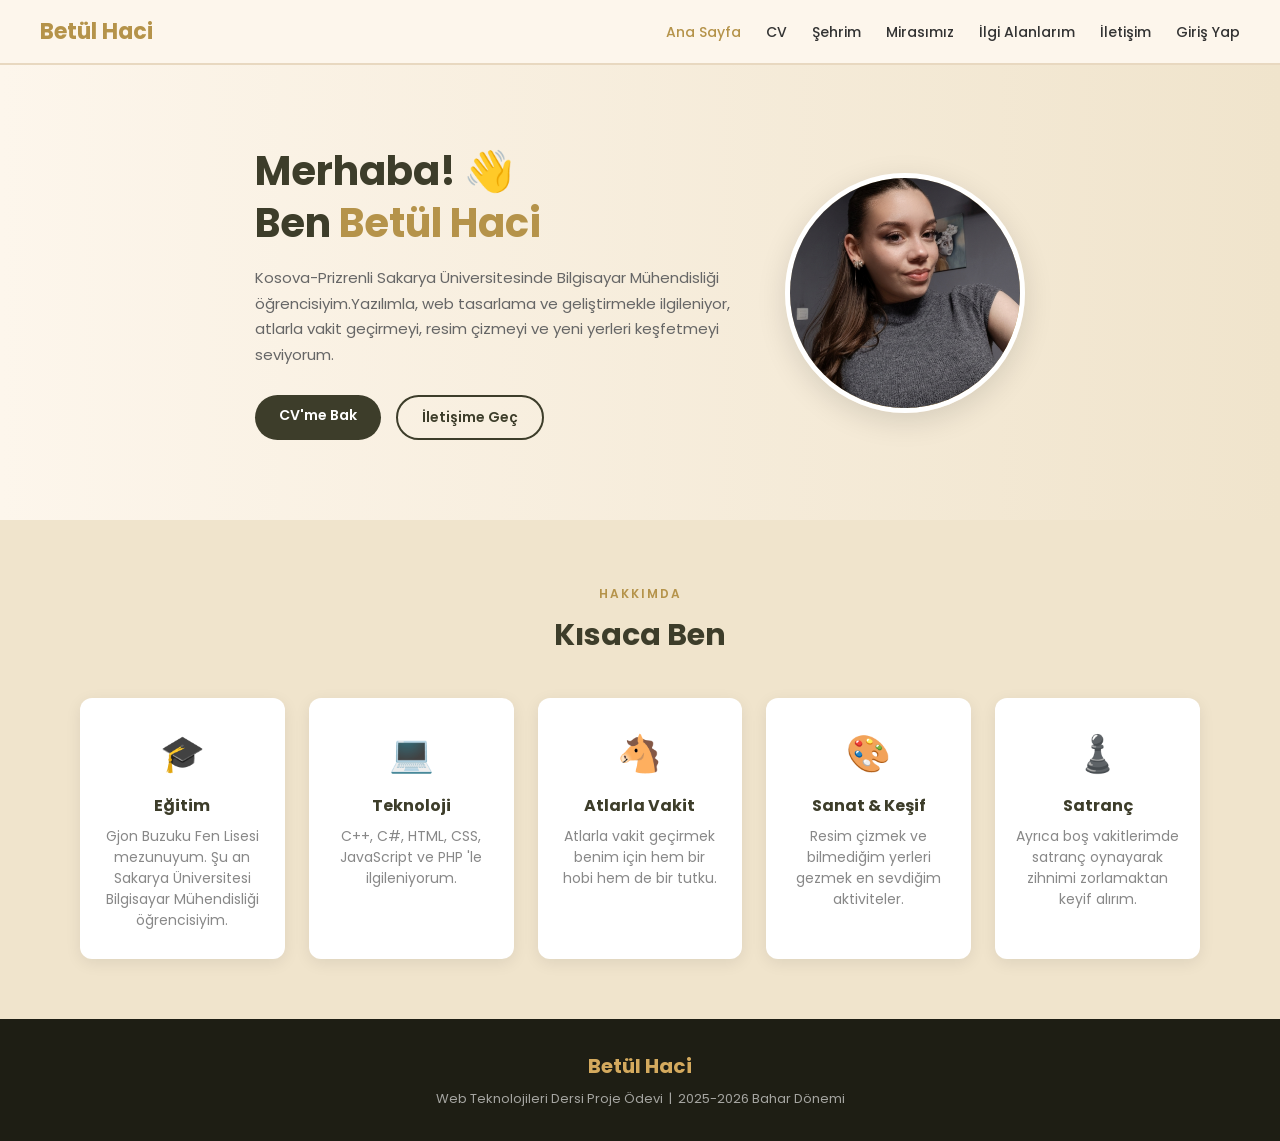
<file: index.html>
<!DOCTYPE html>
<html lang="tr">

<head>
    <!-- Karakter seti ve responsive ayarları -->
    <meta charset="UTF-8">
    <meta name="viewport" content="width=device-width, initial-scale=1.0">
    <title>Betül Haci | Hakkımda</title>
    <!-- SEO için meta açıklaması -->
    <meta name="description" content="Betül Haci kişisel web sitesi – hakkımda sayfası.">
    <!-- Harici CSS dosyasını bağla -->
    <link rel="stylesheet" href="css/style.css">
</head>

<body>

    <header>
        <!-- Logo Alanı -->
        <div class="logo">Betül Haci</div>
        
        <!-- Mobil Menü Butonu (Hamburger) -->
        <button class="hamburger" id="hamburgerBtn" aria-label="Menüyü aç">
            <span></span>
            <span></span>
            <span></span>
        </button>
        
        <!-- Ana Navigasyon Menüsü -->
        <nav id="mainNav">
            <ul>
                <li><a href="index.html" class="active">Ana Sayfa</a></li>
                <li><a href="cv.html">CV</a></li>
                <li><a href="sehir.html">Şehrim</a></li>
                <li><a href="miras.html">Mirasımız</a></li>
                <li><a href="ilgi.html">İlgi Alanlarım</a></li>
                <li><a href="iletisim.html">İletişim</a></li>
                <li><a href="login.html">Giriş Yap</a></li>
            </ul>
        </nav>
    </header>

    <!-- HERO BÖLÜMÜ (Karşılama Alanı) -->
    <section class="hero">
        <div class="hero-text">
            <h1>Merhaba! 👋<br>Ben <span>Betül Haci</span></h1>
            <p>Kosova-Prizrenli Sakarya Üniversitesinde Bilgisayar Mühendisliği öğrencisiyim.Yazılımla, web tasarlama ve geliştirmekle 
                ilgileniyor, atlarla vakit geçirmeyi, resim çizmeyi ve yeni yerleri keşfetmeyi seviyorum.</p>
            <div class="hero-btns">
                <a href="cv.html" class="btn btn-dark">CV'me Bak</a>
                <a href="iletisim.html" class="btn btn-outline">İletişime Geç</a>
            </div>
        </div>
        <!-- Profil Resmi Alanı -->
        <div class="hero-img"><img src="images/image1.jpeg" alt="Betül Haci"></div>
    </section>

    <!-- HAKKIMDA BÖLÜMÜ (Bilgi Kartları) -->
    <section class="section section-alt">
        <div class="section-title">
            <span>Hakkımda</span>
            <h2>Kısaca Ben</h2>
        </div>
        <div class="card-grid">
            <!-- Eğitim Bilgisi -->
            <div class="card">
                <div class="card-icon">🎓</div>
                <h3>Eğitim</h3>
                <p>Gjon Buzuku Fen Lisesi mezunuyum. Şu an Sakarya Üniversitesi Bilgisayar Mühendisliği öğrencisiyim.
                </p>
            </div>
            <!-- Teknoloji Bilgisi -->
            <div class="card">
                <div class="card-icon">💻</div>
                <h3>Teknoloji</h3>
                <p>C++, C#, HTML, CSS, JavaScript ve PHP 'le ilgileniyorum.</p>
            </div>
            <!-- Atlar - Hobiler -->
            <div class="card">
                <div class="card-icon">🐴</div>
                <h3>Atlarla Vakit</h3>
                <p>Atlarla vakit geçirmek benim için hem bir hobi hem de bir tutku.</p>
            </div>
            <!-- Sanat - Hobiler -->
            <div class="card">
                <div class="card-icon">🎨</div>
                <h3>Sanat & Keşif</h3>
                <p>Resim çizmek ve bilmediğim yerleri gezmek en sevdiğim aktiviteler.</p>
            </div>
            <!-- Satranç - Hobiler -->
            <div class="card">
                <div class="card-icon">♟️</div>
                <h3>Satranç</h3>
                <p>Ayrıca boş vakitlerimde satranç oynayarak zihnimi zorlamaktan keyif alırım.</p>
            </div>
        </div>
    </section>

    <!-- ALT BİLGİ (Footer) -->
    <footer>
        <div class="footer-logo">Betül Haci</div>
        <p>Web Teknolojileri Dersi Proje Ödevi &nbsp;|&nbsp; 2025-2026 Bahar Dönemi</p>
    </footer>

    <!-- Harici JavaScript dosyasını bağla -->
    <script src="js/script.js"></script>
</body>

</html>
</file>
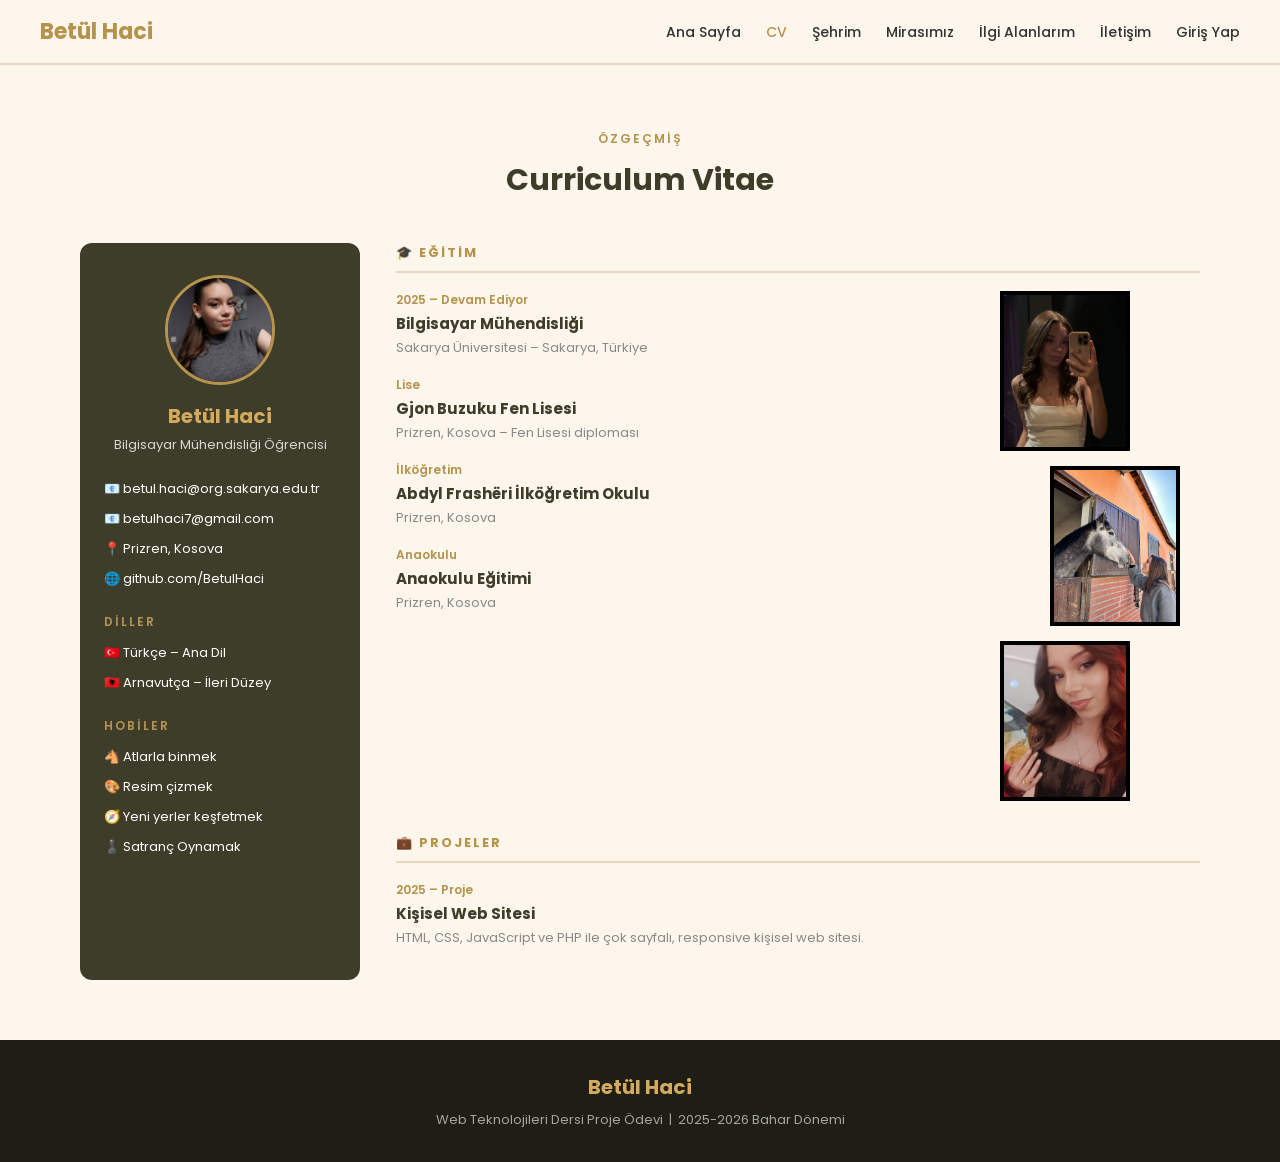
<file: cv.html>
<!DOCTYPE html>
<html lang="tr">
<head>
  <meta charset="UTF-8">
  <meta name="viewport" content="width=device-width, initial-scale=1.0">
  <title>Betül Haci | CV</title>
  <meta name="description" content="Betül Haci özgeçmiş sayfası – Prizren, Kosova.">
  <link rel="stylesheet" href="css/style.css">
</head>
<body>

  <header>
    <div class="logo">Betül Haci</div>
     <button class="hamburger" id="hamburgerBtn" aria-label="Menüyü aç">
      <span></span>
      <span></span>
      <span></span>
    </button>
    <nav id="mainNav">
      <ul>
        <li><a href="index.html">Ana Sayfa</a></li>
        <li><a href="cv.html" class="active">CV</a></li>
        <li><a href="sehir.html">Şehrim</a></li>
        <li><a href="miras.html">Mirasımız</a></li>
        <li><a href="ilgi.html">İlgi Alanlarım</a></li>
        <li><a href="iletisim.html">İletişim</a></li>
        <li><a href="login.html">Giriş Yap</a></li>
      </ul>
    </nav>
  </header>

  <section class="section">
    <div class="section-title">
      <span>Özgeçmiş</span>
      <h2>Curriculum Vitae</h2>
    </div>

    <div class="cv-layout">

      <!-- SOL PANEL -->
      <aside class="cv-sidebar">
        <div class="cv-avatar">
          <img src="images/image1.jpeg" alt="Betül Haci">
        </div>
        <h2>Betül Haci</h2>
        <p>Bilgisayar Mühendisliği Öğrencisi</p>

        <div class="cv-contact">
          <div class="cv-contact-item">📧 betul.haci@org.sakarya.edu.tr</div>
          <div class="cv-contact-item">📧 betulhaci7@gmail.com</div>
          <div class="cv-contact-item">📍 Prizren, Kosova</div>
          <div class="cv-contact-item">🌐 github.com/BetulHaci</div>
        </div>

        <!-- DİLLER -->
        <div style="margin-top:24px; text-align:left;">
          <p style="font-size:12px; color:#d4aa5e; letter-spacing:2px; text-transform:uppercase; margin-bottom:12px; font-weight:600;">Diller</p>
          <div class="cv-contact-item">🇹🇷 Türkçe – Ana Dil</div>
          <div class="cv-contact-item">🇦🇱 Arnavutça – İleri Düzey</div>
        </div>

        <!-- HOBİLER -->
        <div style="margin-top:24px; text-align:left;">
          <p style="font-size:12px; color:#d4aa5e; letter-spacing:2px; text-transform:uppercase; margin-bottom:12px; font-weight:600;">Hobiler</p>
          <div class="cv-contact-item">🐴 Atlarla binmek</div>
          <div class="cv-contact-item">🎨 Resim çizmek</div>
          <div class="cv-contact-item">🧭 Yeni yerler keşfetmek</div>
          <div class="cv-contact-item">♟️ Satranç Oynamak</div>
        </div>
      </aside>

      <!-- SAĞ PANEL -->
      <main>

        <!-- EĞİTİM -->
        <div class="cv-section">
          <h3>🎓 EĞİTİM</h3>

          <div class="education-container" style="display: flex; justify-content: space-between; align-items: flex-start;">
            <div class="edu-left" style="flex: 1;">
              <div class="cv-item">
                <div class="date">2025 – Devam Ediyor</div>
                <h4>Bilgisayar Mühendisliği</h4>
                <p>Sakarya Üniversitesi – Sakarya, Türkiye</p>
              </div>

              <div class="cv-item">
                <div class="date">Lise</div>
                <h4>Gjon Buzuku Fen Lisesi</h4>
                <p>Prizren, Kosova – Fen Lisesi diploması</p>
              </div>

              <div class="cv-item">
                <div class="date">İlköğretim</div>
                <h4>Abdyl Frashëri İlköğretim Okulu</h4>
                <p>Prizren, Kosova</p>
              </div>

              <div class="cv-item">
                <div class="date">Anaokulu</div>
                <h4>Anaokulu Eğitimi</h4>
                <p>Prizren, Kosova</p>
              </div>
            </div>

            <!-- FOTOĞRAF KOLAJI -->
            <div class="edu-right" style="display: flex; flex-direction: column; gap: 15px; margin-right: 20px;">
              <img src="images/image7.jpeg" alt="Fotoğraf 1" style="width: 130px; height: 160px; object-fit: cover; border: 4px solid #000; align-self: flex-start;">
              <img src="images/image2.jpeg" alt="Fotoğraf 2" style="width: 130px; height: 160px; object-fit: cover; border: 4px solid #000; align-self: flex-end; margin-left: 50px;">
              <img src="images/image8.jpeg" alt="Fotoğraf 3" style="width: 130px; height: 160px; object-fit: cover; border: 4px solid #000; align-self: flex-start;">
            </div>
          </div>
        </div>

        <!-- PROJELER -->
        <div class="cv-section">
          <h3>💼 PROJELER</h3>
          <div class="cv-item">
            <div class="date">2025 – Proje</div>
            <h4>Kişisel Web Sitesi</h4>
            <p>HTML, CSS, JavaScript ve PHP ile çok sayfalı, responsive kişisel web sitesi.</p>
          </div>
        </div>

      </main>
    </div>
  </section>

  <footer>
    <div class="footer-logo">Betül Haci</div>
    <p>Web Teknolojileri Dersi Proje Ödevi &nbsp;|&nbsp; 2025-2026 Bahar Dönemi</p>
  </footer>

  <script src="js/script.js"></script>
</body>
</html>
</file>
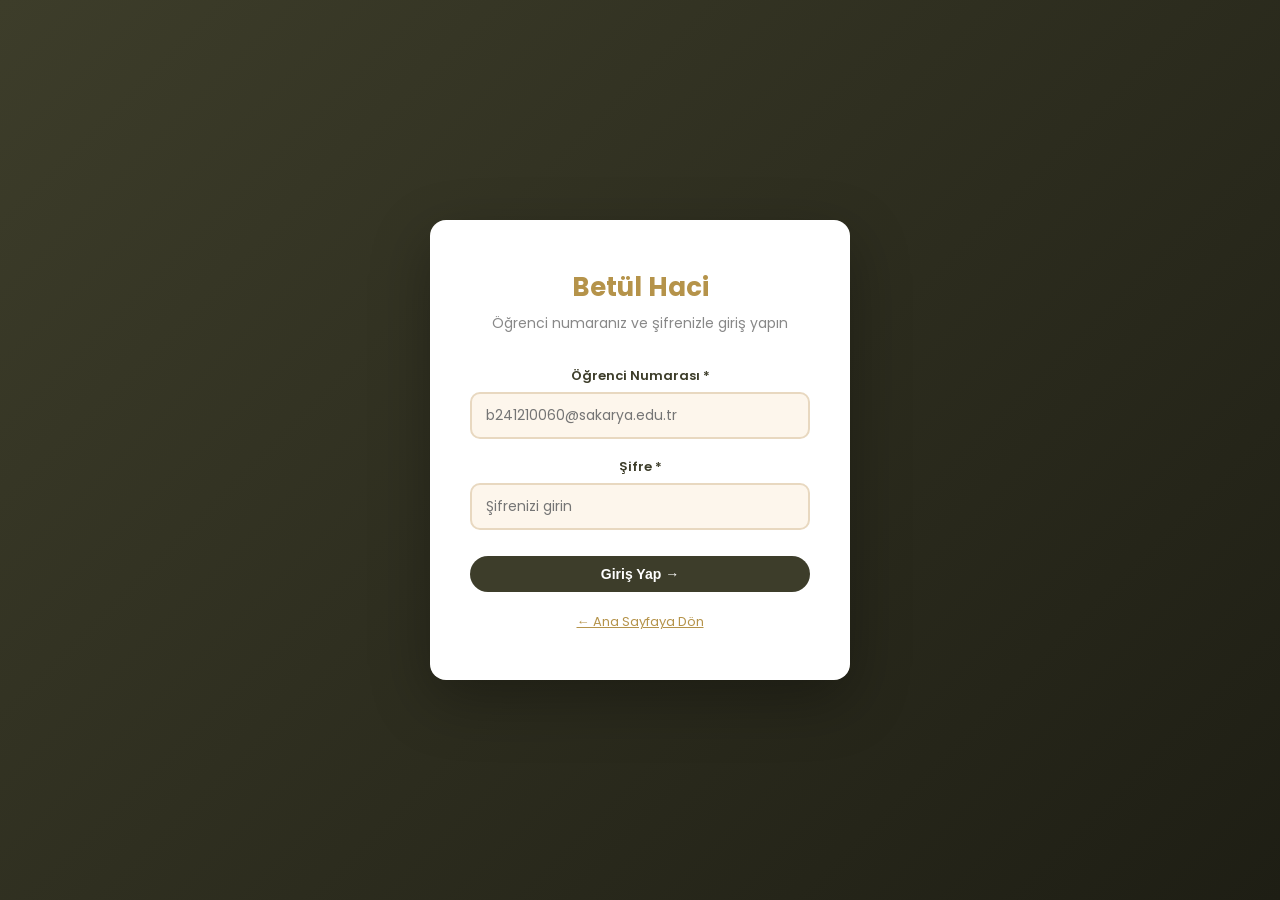
<file: login.html>
<!DOCTYPE html>
<html lang="tr">
<head>
  <meta charset="UTF-8">
  <meta name="viewport" content="width=device-width, initial-scale=1.0">
  <title>Betül Haci | Giriş Yap</title>
  <meta name="description" content="Güvenli giriş sayfası.">
  <link rel="stylesheet" href="css/style.css">
</head>
<body>

  <!-- Giriş Sayfası Ana Kapsayıcı -->
  <div class="login-page">
    <div class="login-box">
      <!-- Site Logosu -->
      <div class="logo">Betül Haci</div>
      <p class="subtitle">Öğrenci numaranız ve şifrenizle giriş yapın</p>

      <!-- Giriş Formu (php/login.php dosyasına POST edilir) -->
      <form id="loginForm" action="php/login.php" method="POST" novalidate>
        <!-- Kullanıcı Adı (Öğrenci No / Email) -->
        <div class="form-group">
          <label for="studentNo">Öğrenci Numarası *</label>
          <input type="text" id="studentNo" name="studentNo" placeholder="b241210060@sakarya.edu.tr">
          <!-- Hata Mesajı Alanı -->
          <span class="error-msg" id="studentNoErr">Geçerli bir öğrenci e-postası girin.</span>
        </div>

        <!-- Şifre -->
        <div class="form-group">
          <label for="password">Şifre *</label>
          <input type="password" id="password" name="password" placeholder="Şifrenizi girin">
          <!-- Hata Mesajı Alanı -->
          <span class="error-msg" id="passwordErr">Hatalı Şifre</span>
        </div>

        <!-- Gönder Butonu -->
        <button type="submit" class="btn btn-dark" style="width:100%; margin-top:8px;">
          Giriş Yap →
        </button>

        <!-- PHP'den dönen hataların gösterildiği kutu -->
        <div class="alert-box alert-error" id="loginError">
          ❌ Hatalı öğrenci numarası veya şifre!
        </div>
      </form>

      <!-- Geri Dön Linki -->
      <p style="margin-top:20px; font-size:13px; color:#888;">
        <a href="index.html" style="color:#b5934a;">← Ana Sayfaya Dön</a>
      </p>
    </div>
  </div>

  <!-- JavaScript Dosyası (Form doğrulaması için) -->
  <script src="js/script.js"></script>
</body>
</html>
</file>
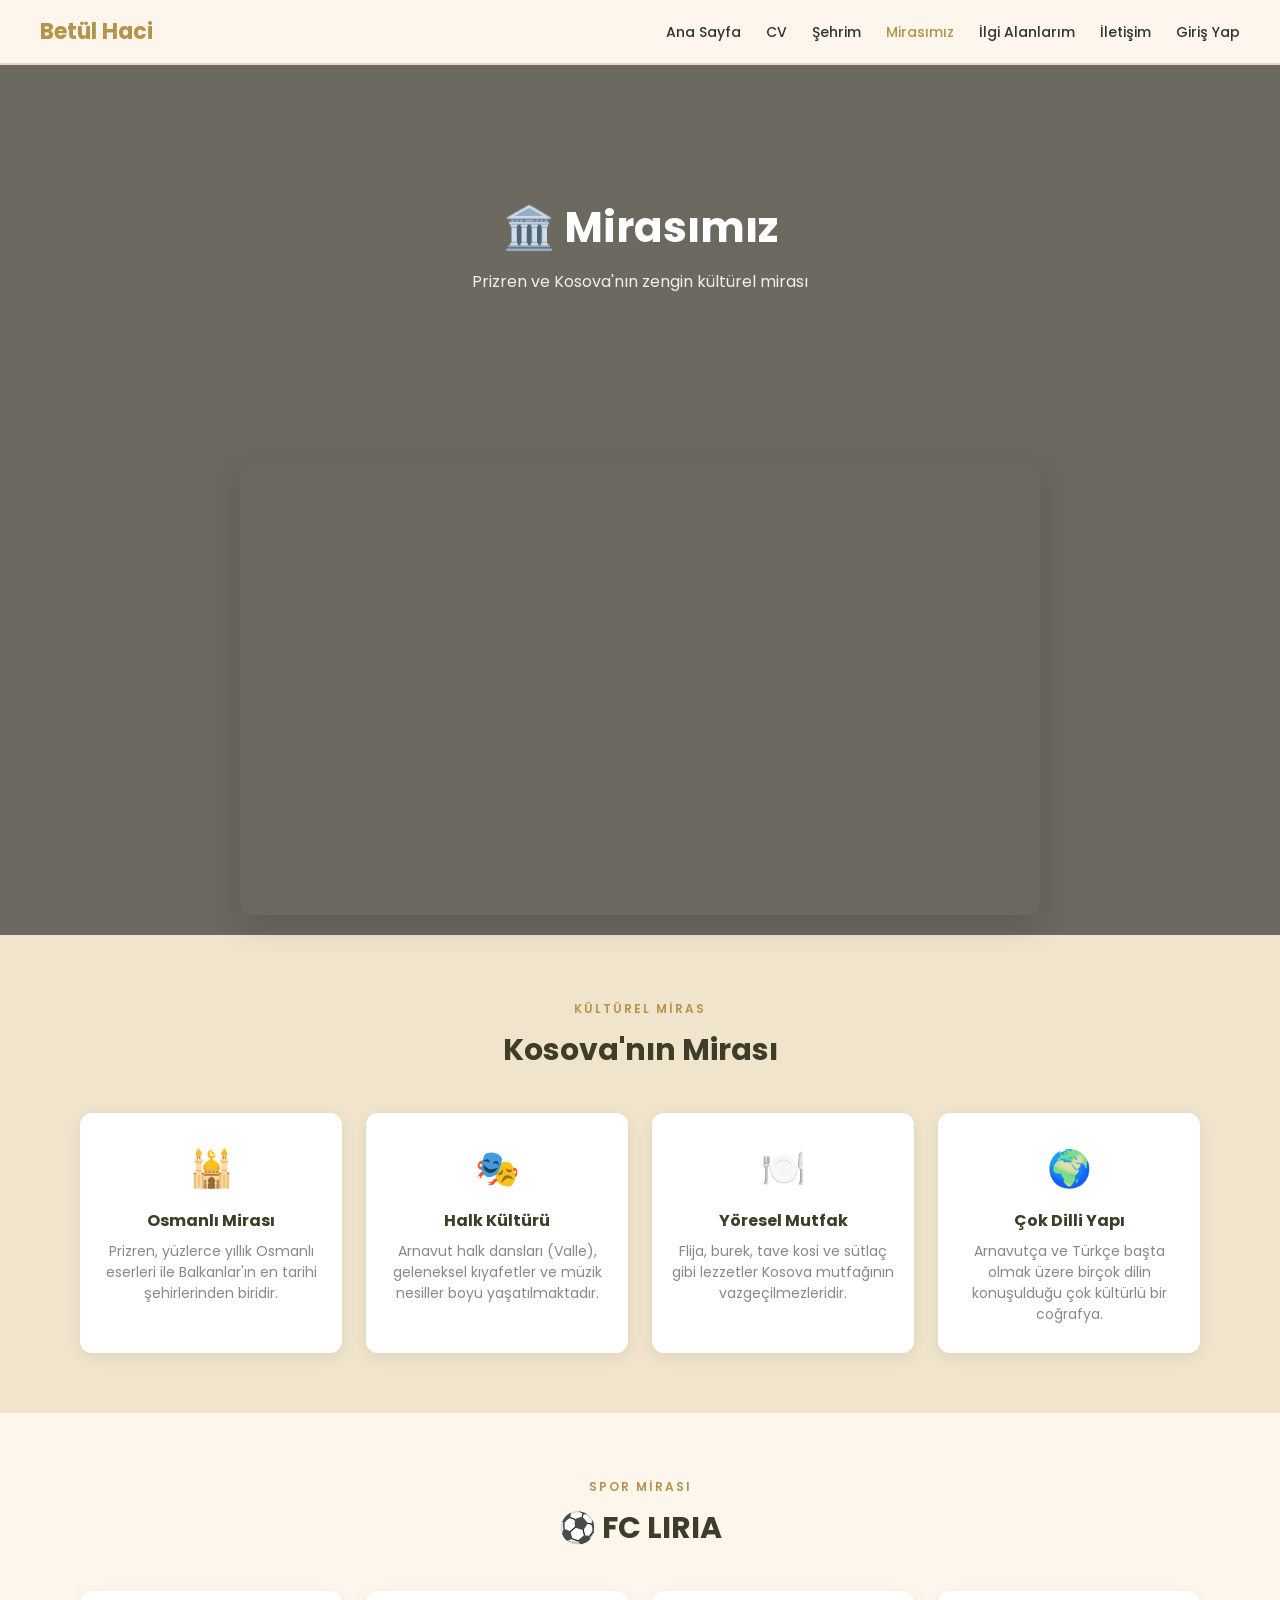
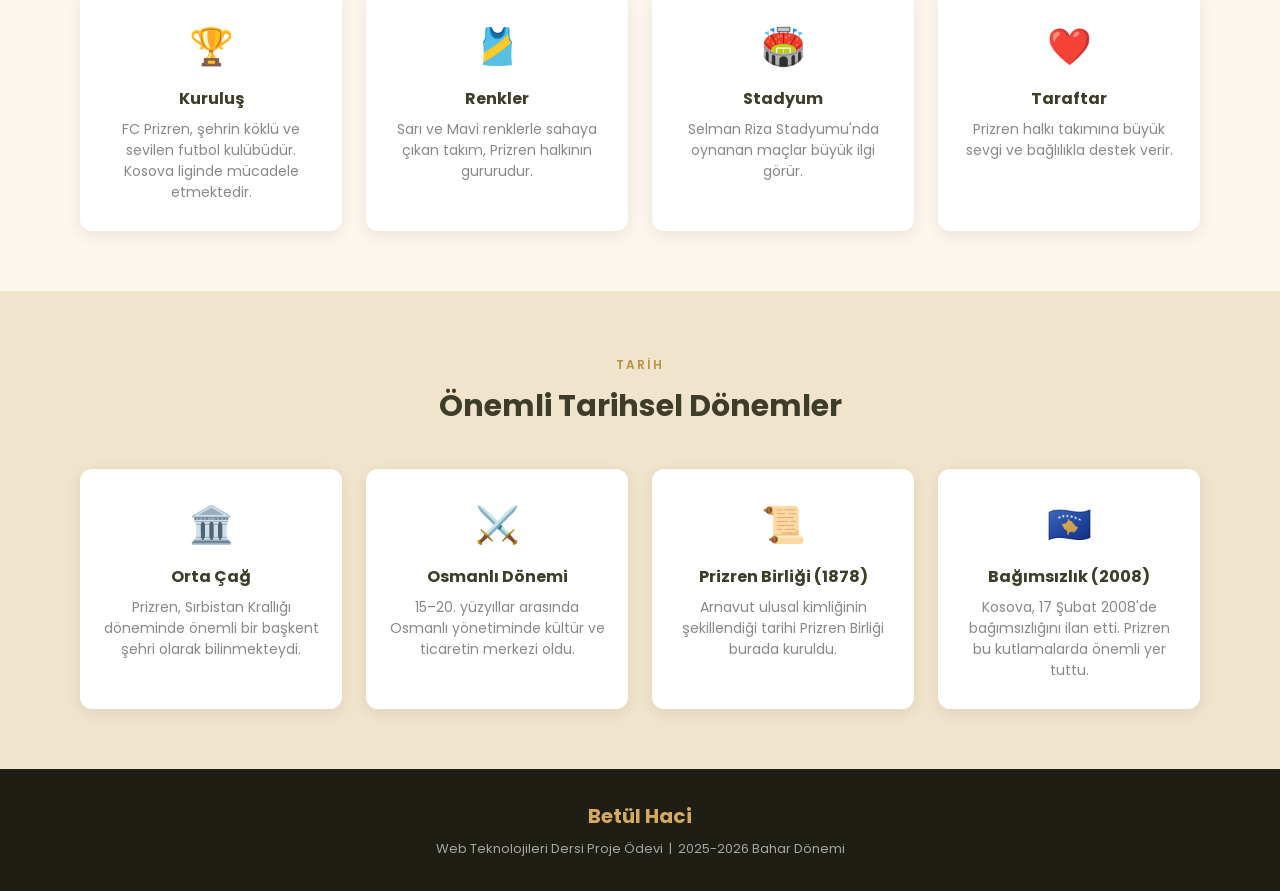
<file: miras.html>
<!DOCTYPE html>
<html lang="tr">
<head>
  <meta charset="UTF-8">
  <meta name="viewport" content="width=device-width, initial-scale=1.0">
  <title>Betül Haci | Mirasımız – Kosova Kültürü</title>
  <meta name="description" content="Kosova'nın kültürel mirası, gelenekleri ve tarihi hakkında bilgiler.">
  <link rel="stylesheet" href="css/style.css">
</head>
<body>

  <header>
    <div class="logo">Betül Haci</div>
    <button class="hamburger" id="hamburgerBtn" aria-label="Menüyü aç">
      <span></span>
      <span></span>
      <span></span>
    </button>
    <nav id="mainNav">
      <ul>
        <li><a href="index.html">Ana Sayfa</a></li>
        <li><a href="cv.html">CV</a></li>
        <li><a href="sehir.html">Şehrim</a></li>
        <li><a href="miras.html" class="active">Mirasımız</a></li>
        <li><a href="ilgi.html">İlgi Alanlarım</a></li>
        <li><a href="iletisim.html">İletişim</a></li>
        <li><a href="login.html">Giriş Yap</a></li>
      </ul>
    </nav>
  </header>

  <!-- BANNER -->
  <section class="page-banner" style="background: linear-gradient(rgba(30,30,20,0.65), rgba(30,30,20,0.65)), url('https://upload.wikimedia.org/wikipedia/commons/thumb/1/1f/Kosovo_flag_map.svg/1200px-Kosovo_flag_map.svg.png') center/cover;">
    <div>
      <h1>🏛️ Mirasımız</h1>
      <p>Prizren ve Kosova'nın zengin kültürel mirası</p>
    </div>
  </section>
  
<section class="section" style="padding-top: 40px; padding-bottom: 20px; background-color: rgba(30,30,20,0.65);">
  <div style="display: flex; justify-content: center;">

    <iframe
      width="800"
      height="450"
      src="https://www.youtube.com/embed/8U97kV6FTSg?autoplay=1&mute=1&loop=1&playlist=8U97kV6FTSg&rel=0"
      title="YouTube video player"
      frameborder="0"
      allow="autoplay; encrypted-media; picture-in-picture"
      allowfullscreen
      style="border-radius: 12px; box-shadow: 0 10px 30px rgba(0,0,0,0.15); max-width: 100%;">
    </iframe>

  </div>
</section>


  <!-- KOSOVA MİRASI -->
  <section class="section section-alt">
    <div class="section-title">
      <span>Kültürel Miras</span>
      <h2>Kosova'nın Mirası</h2>
    </div>
    <div class="card-grid">
      <div class="card">
        <div class="card-icon">🕌</div>
        <h3>Osmanlı Mirası</h3>
        <p>Prizren, yüzlerce yıllık Osmanlı eserleri ile Balkanlar'ın en tarihi şehirlerinden biridir.</p>
      </div>
      <div class="card">
        <div class="card-icon">🎭</div>
        <h3>Halk Kültürü</h3>
        <p>Arnavut halk dansları (Valle), geleneksel kıyafetler ve müzik nesiller boyu yaşatılmaktadır.</p>
      </div>
      <div class="card">
        <div class="card-icon">🍽️</div>
        <h3>Yöresel Mutfak</h3>
        <p>Flija, burek, tave kosi ve sütlaç gibi lezzetler Kosova mutfağının vazgeçilmezleridir.</p>
      </div>
      <div class="card">
        <div class="card-icon">🌍</div>
        <h3>Çok Dilli Yapı</h3>
        <p>Arnavutça ve Türkçe başta olmak üzere birçok dilin konuşulduğu çok kültürlü bir coğrafya.</p>
      </div>
    </div>
  </section>

  <!-- FC PRİZREN - TAKIM -->
  <section class="section">
    <div class="section-title">
      <span>Spor Mirası</span>
      <h2>⚽ FC LIRIA</h2>
    </div>
    <div class="card-grid">
      <div class="card">
        <div class="card-icon">🏆</div>
        <h3>Kuruluş</h3>
        <p>FC Prizren, şehrin köklü ve sevilen futbol kulübüdür. Kosova liginde mücadele etmektedir.</p>
      </div>
      <div class="card">
        <div class="card-icon">🎽</div>
        <h3>Renkler</h3>
        <p>Sarı ve Mavi renklerle sahaya çıkan takım, Prizren halkının gururudur.</p>
      </div>
      <div class="card">
        <div class="card-icon">🏟️</div>
        <h3>Stadyum</h3>
        <p>Selman Riza Stadyumu'nda oynanan maçlar büyük ilgi görür.</p>
      </div>
      <div class="card">
        <div class="card-icon">❤️</div>
        <h3>Taraftar</h3>
        <p>Prizren halkı takımına büyük sevgi ve bağlılıkla destek verir.</p>
      </div>
    </div>
  </section>

  <!-- TARİHİ OLAYLAR -->
  <section class="section section-alt">
    <div class="section-title">
      <span>Tarih</span>
      <h2>Önemli Tarihsel Dönemler</h2>
    </div>
    <div class="card-grid">
      <div class="card">
        <div class="card-icon">🏛️</div>
        <h3>Orta Çağ</h3>
        <p>Prizren, Sırbistan Krallığı döneminde önemli bir başkent şehri olarak bilinmekteydi.</p>
      </div>
      <div class="card">
        <div class="card-icon">⚔️</div>
        <h3>Osmanlı Dönemi</h3>
        <p>15–20. yüzyıllar arasında Osmanlı yönetiminde kültür ve ticaretin merkezi oldu.</p>
      </div>
      <div class="card">
        <div class="card-icon">📜</div>
        <h3>Prizren Birliği (1878)</h3>
        <p>Arnavut ulusal kimliğinin şekillendiği tarihi Prizren Birliği burada kuruldu.</p>
      </div>
      <div class="card">
        <div class="card-icon">🇽🇰</div>
        <h3>Bağımsızlık (2008)</h3>
        <p>Kosova, 17 Şubat 2008'de bağımsızlığını ilan etti. Prizren bu kutlamalarda önemli yer tuttu.</p>
      </div>
    </div>
  </section>

  <footer>
    <div class="footer-logo">Betül Haci</div>
    <p>Web Teknolojileri Dersi Proje Ödevi &nbsp;|&nbsp; 2025-2026 Bahar Dönemi</p>
  </footer>

  <script src="js/script.js"></script>
</body>
</html>
</file>
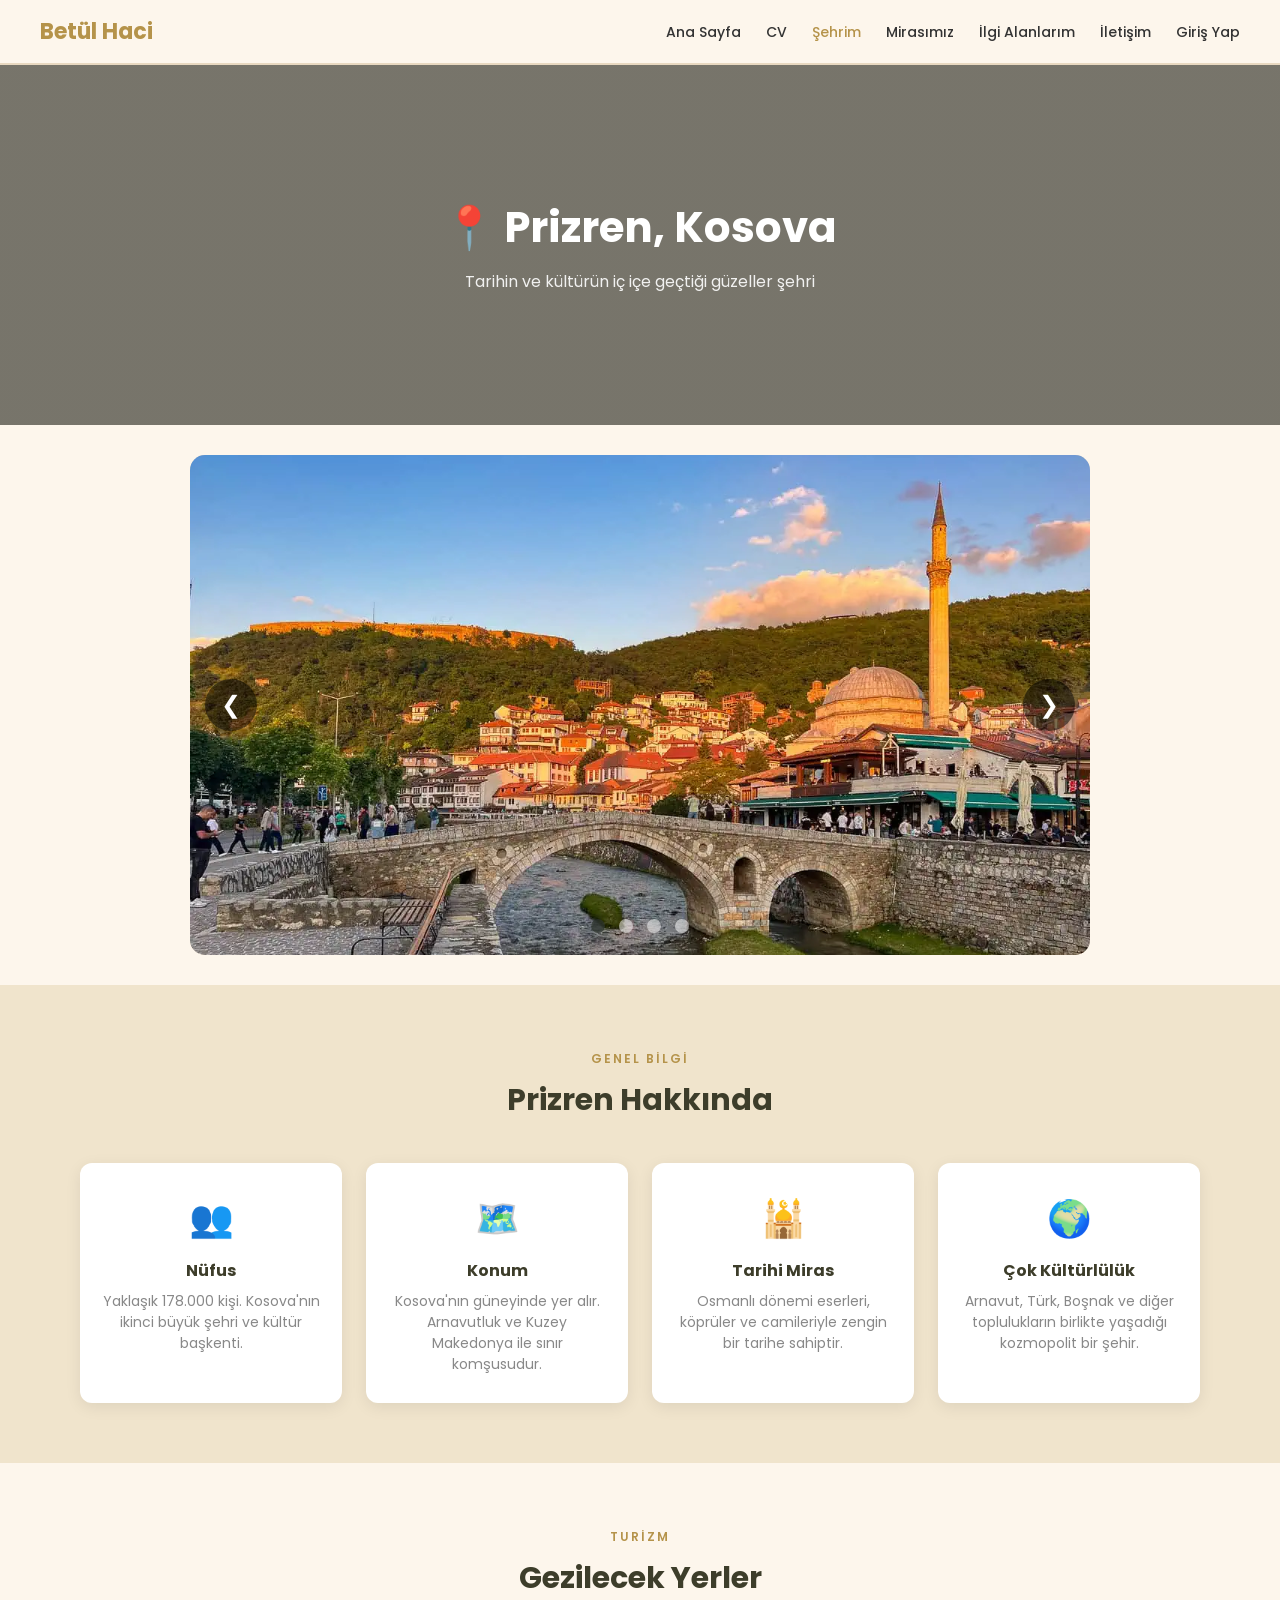
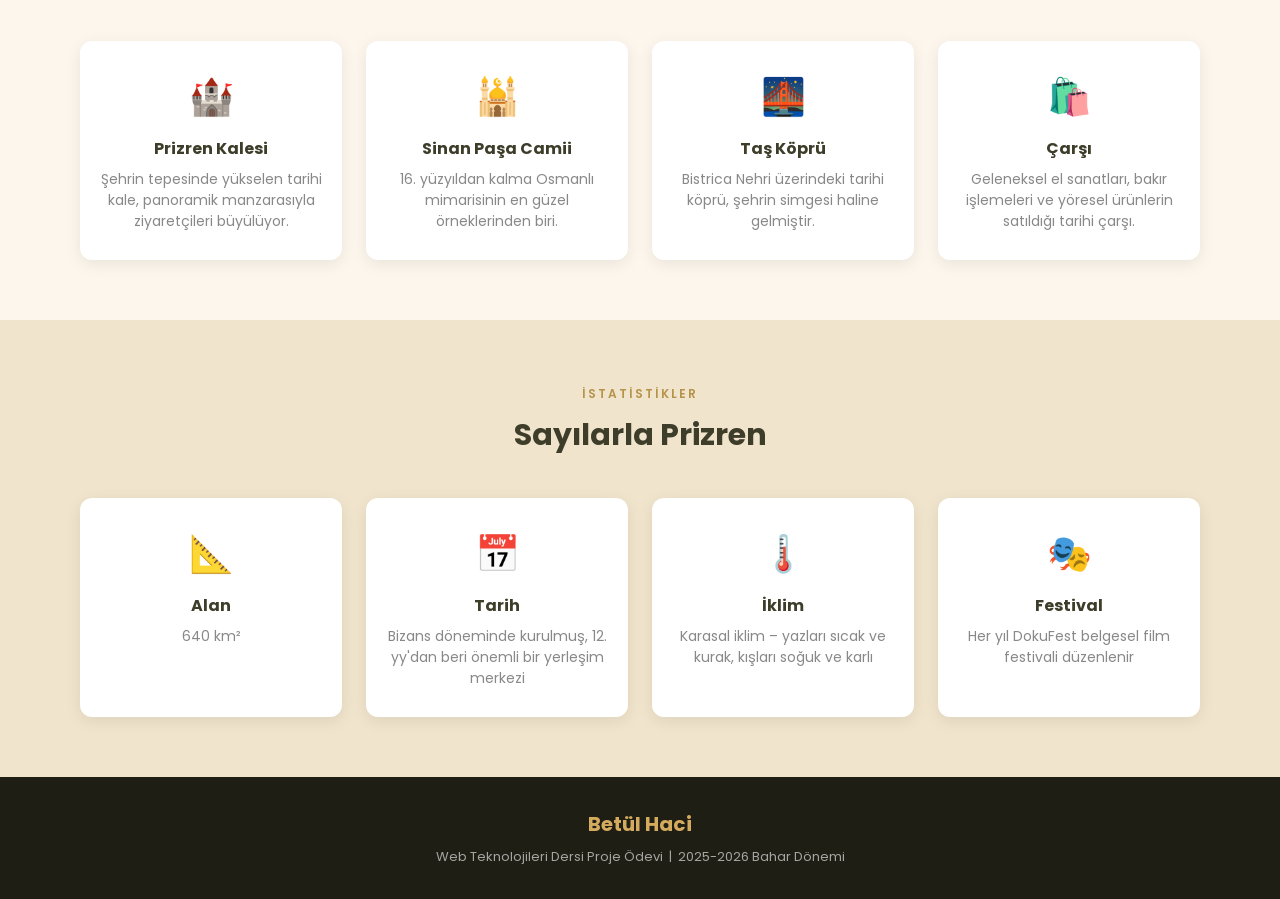
<file: sehir.html>
<!DOCTYPE html>
<html lang="tr">
<head>
  <meta charset="UTF-8">
  <meta name="viewport" content="width=device-width, initial-scale=1.0">
  <title>Betül Haci | Şehrim – Prizren</title>
  <meta name="description" content="Prizren, Kosova hakkında bilgiler – nüfus, coğrafya, gezilecek yerler.">
  <link rel="stylesheet" href="css/style.css">
</head>
<body>

  <header>
    <div class="logo">Betül Haci</div>
    <button class="hamburger" id="hamburgerBtn" aria-label="Menüyü aç">
      <span></span>
      <span></span>
      <span></span>
    </button>
    <nav id="mainNav">
      <ul>
        <li><a href="index.html">Ana Sayfa</a></li>
        <li><a href="cv.html">CV</a></li>
        <li><a href="sehir.html" class="active">Şehrim</a></li>
        <li><a href="miras.html">Mirasımız</a></li>
        <li><a href="ilgi.html">İlgi Alanlarım</a></li>
        <li><a href="iletisim.html">İletişim</a></li>
        <li><a href="login.html">Giriş Yap</a></li>
      </ul>
    </nav>
  </header>

  <!-- BANNER -->
  <section class="page-banner" style="background: linear-gradient(rgba(30,30,20,0.6), rgba(30,30,20,0.6)), url('https://upload.wikimedia.org/wikipedia/commons/thumb/d/d0/Prizren_panorama.jpg/1280px-Prizren_panorama.jpg') center/cover;">
    <div>
      <h1>📍 Prizren, Kosova</h1>
      <p>Tarihin ve kültürün iç içe geçtiği güzeller şehri</p>
    </div>
  </section>

  <!-- SLIDER BAŞLANGIÇ -->
<section class="slider">
    <div class="slides">
        <div class="slide active">
            <img src="images/image6.jpg" alt="Şehir 1">
        </div>

        <div class="slide">
            <img src="images/image3.jpg" alt="Şehir 2">
        </div>

        <div class="slide">
            <img src="images/image4.webp" alt="Şehir 3">
        </div>

        <div class="slide">
            <img src="images/image5.jpg" alt="Şehir 4">
        </div>
    </div>

    <!-- Butonlar -->
    <button class="prev">&#10094;</button>
    <button class="next">&#10095;</button>

    <!-- Noktalar -->
    <div class="dots">
        <span class="dot active"></span>
        <span class="dot"></span>
        <span class="dot"></span>
        <span class="dot"></span>
    </div>
</section>
<!-- SLIDER BİTİŞ -->

  <!-- GENEL BİLGİLER -->
  <section class="section section-alt">
    <div class="section-title">
      <span>Genel Bilgi</span>
      <h2>Prizren Hakkında</h2>
    </div>
    <div class="card-grid">
      <div class="card">
        <div class="card-icon">👥</div>
        <h3>Nüfus</h3>
        <p>Yaklaşık 178.000 kişi. Kosova'nın ikinci büyük şehri ve kültür başkenti.</p>
      </div>
      <div class="card">
        <div class="card-icon">🗺️</div>
        <h3>Konum</h3>
        <p>Kosova'nın güneyinde yer alır. Arnavutluk ve Kuzey Makedonya ile sınır komşusudur.</p>
      </div>
      <div class="card">
        <div class="card-icon">🕌</div>
        <h3>Tarihi Miras</h3>
        <p>Osmanlı dönemi eserleri, köprüler ve camileriyle zengin bir tarihe sahiptir.</p>
      </div>
      <div class="card">
        <div class="card-icon">🌍</div>
        <h3>Çok Kültürlülük</h3>
        <p>Arnavut, Türk, Boşnak ve diğer toplulukların birlikte yaşadığı kozmopolit bir şehir.</p>
      </div>
    </div>
  </section>

  <!-- GEZİLECEK YERLER -->
  <section class="section">
    <div class="section-title">
      <span>Turizm</span>
      <h2>Gezilecek Yerler</h2>
    </div>
    <div class="card-grid">
      <div class="card">
        <div class="card-icon">🏰</div>
        <h3>Prizren Kalesi</h3>
        <p>Şehrin tepesinde yükselen tarihi kale, panoramik manzarasıyla ziyaretçileri büyülüyor.</p>
      </div>
      <div class="card">
        <div class="card-icon">🕌</div>
        <h3>Sinan Paşa Camii</h3>
        <p>16. yüzyıldan kalma Osmanlı mimarisinin en güzel örneklerinden biri.</p>
      </div>
      <div class="card">
        <div class="card-icon">🌉</div>
        <h3>Taş Köprü</h3>
        <p>Bistrica Nehri üzerindeki tarihi köprü, şehrin simgesi haline gelmiştir.</p>
      </div>
      <div class="card">
        <div class="card-icon">🛍️</div>
        <h3>Çarşı</h3>
        <p>Geleneksel el sanatları, bakır işlemeleri ve yöresel ürünlerin satıldığı tarihi çarşı.</p>
      </div>
    </div>
  </section>

  <!-- İSTATİSTİKLER -->
  <section class="section section-alt">
    <div class="section-title">
      <span>İstatistikler</span>
      <h2>Sayılarla Prizren</h2>
    </div>
    <div class="card-grid">
      <div class="card"><div class="card-icon">📐</div><h3>Alan</h3><p>640 km²</p></div>
      <div class="card"><div class="card-icon">📅</div><h3>Tarih</h3><p>Bizans döneminde kurulmuş, 12. yy'dan beri önemli bir yerleşim merkezi</p></div>
      <div class="card"><div class="card-icon">🌡️</div><h3>İklim</h3><p>Karasal iklim – yazları sıcak ve kurak, kışları soğuk ve karlı</p></div>
      <div class="card"><div class="card-icon">🎭</div><h3>Festival</h3><p>Her yıl DokuFest belgesel film festivali düzenlenir</p></div>
    </div>
  </section>

  <footer>
    <div class="footer-logo">Betül Haci</div>
    <p>Web Teknolojileri Dersi Proje Ödevi &nbsp;|&nbsp; 2025-2026 Bahar Dönemi</p>
  </footer>

  <script src="js/script.js"></script>
</body>
</html>
</file>
<file: css/style.css>
/* ==========================================================================
   GENEL AYARLAR (Tüm Sayfalar İçin Ortak)
   - Fontlar, temel sıfırlama ve gövde ayarları.
   ========================================================================== */
@import url('https://fonts.googleapis.com/css2?family=Poppins:wght@300;400;500;600;700&family=Playfair+Display:ital,wght@0,600;1,500&family=Dancing+Script:wght@600&display=swap');

* {
  margin: 0;
  padding: 0;
  box-sizing: border-box; /* Padding ve border'ı genişliğe dahil et */
}

body {
  font-family: 'Poppins', sans-serif;
  background-color: #fdf6ec; /* Sayfa genel arka plan rengi */
  color: #333;
}

/* ===== NAVBAR (Tüm Sayfalar) ===== 
   - Sayfanın üst kısmında sabit duran menü alanı.
*/
header {
  background-color: #fdf6ec;
  border-bottom: 2px solid #e8d8c0;
  padding: 15px 40px;
  display: flex;
  justify-content: space-between;
  align-items: center;
  position: sticky; /* Sayfa kaydırılsa da üstte kalır */
  top: 0;
  z-index: 100;
}

.logo {
  font-size: 22px;
  font-weight: 700;
  color: #b5934a;
}

nav ul {
  display: flex;
  list-style: none;
  gap: 25px;
}

nav ul a {
  text-decoration: none;
  color: #333;
  font-weight: 500;
  font-size: 14px;
  transition: color 0.3s;
}

nav ul a:hover,
nav ul a.active {
  color: #b5934a;
}

/* ===== BUTONLAR (Genel Kullanım) ===== */
.btn {
  display: inline-block;
  padding: 10px 24px;
  border-radius: 30px;
  font-size: 14px;
  font-weight: 600;
  text-decoration: none;
  cursor: pointer;
  border: none;
  transition: all 0.3s;
}

.btn-dark {
  background-color: #3d3d2a;
  color: white;
}

.btn-dark:hover {
  background-color: #b5934a;
}

.btn-outline {
  background-color: transparent;
  border: 2px solid #3d3d2a;
  color: #3d3d2a;
}

.btn-outline:hover {
  background-color: #3d3d2a;
  color: white;
}

/* ==========================================================================
   ANA SAYFA (index.html)
   - Karşılama (Hero) alanı ve tanıtım kartları.
   ========================================================================== */
.hero {
  display: flex;
  align-items: center;
  justify-content: center;
  padding: 80px 60px;
  gap: 50px;
  background: linear-gradient(to right, #fdf6ec, #f0e4cc);
}

.hero-text {
  max-width: 480px;
}

.hero-text h1 {
  font-size: 40px;
  color: #3d3d2a;
  line-height: 1.3;
  margin-bottom: 16px;
}

.hero-text h1 span {
  color: #b5934a;
}

.hero-text p {
  font-size: 15px;
  color: #666;
  margin-bottom: 28px;
  line-height: 1.7;
}

.hero-btns {
  display: flex;
  gap: 15px;
}

.hero-img {
  width: 240px;
  height: 240px;
  border-radius: 50%;
  overflow: hidden;
  border: 5px solid #fff;
  box-shadow: 0 8px 30px rgba(0, 0, 0, 0.12);
  background: linear-gradient(135deg, #e8d8c0, #b5934a);
  display: flex;
  align-items: center;
  justify-content: center;
  flex-shrink: 0;
}

.hero-img img {
  width: 100%;
  height: 100%;
  object-fit: cover;
}

/* ===== BÖLÜM BAŞLIKLARI VE KARTLAR (Genel ve Ana Sayfa) ===== */
.section {
  padding: 60px 80px;
}

.section-alt {
  background-color: #f0e4cc;
}

.section-title {
  text-align: center;
  margin-bottom: 40px;
}

.section-title span {
  font-size: 12px;
  letter-spacing: 2px;
  color: #b5934a;
  text-transform: uppercase;
  font-weight: 600;
}

.section-title h2 {
  font-size: 30px;
  color: #3d3d2a;
  margin-top: 8px;
}

.card-grid {
  display: grid;
  grid-template-columns: repeat(auto-fit, minmax(200px, 1fr));
  gap: 24px;
}

.card {
  background: white;
  border-radius: 12px;
  padding: 28px 20px;
  text-align: center;
  box-shadow: 0 4px 16px rgba(0, 0, 0, 0.08);
  transition: transform 0.3s;
}

.card:hover {
  transform: translateY(-6px);
}

.card-icon {
  font-size: 36px;
  margin-bottom: 12px;
}

.card h3 {
  font-size: 16px;
  color: #3d3d2a;
  margin-bottom: 8px;
}

.card p {
  font-size: 14px;
  color: #888;
}


/* ==========================================================================
   CV SAYFASI (cv.html)
   - Özgeçmiş layout'u: sol sütun (sidebar) ve sağ sütun.
   ========================================================================== */
.cv-layout {
  display: grid;
  grid-template-columns: 280px 1fr;
  gap: 36px;
}

.cv-sidebar {
  background: #3d3d2a;
  color: white;
  border-radius: 12px;
  padding: 32px 24px;
  text-align: center;
}

.cv-avatar {
  width: 110px;
  height: 110px;
  border-radius: 50%;
  background: #b5934a;
  display: flex;
  align-items: center;
  justify-content: center;
  margin: 0 auto 16px;
  overflow: hidden;
  border: 3px solid #b5934a;
}

.cv-avatar img {
  width: 100%;
  height: 100%;
  object-fit: cover;
}

.cv-sidebar h2 {
  color: #d4aa5e;
  font-size: 20px;
}

.cv-sidebar p {
  font-size: 13px;
  opacity: 0.8;
  margin-top: 4px;
}

.cv-contact {
  margin-top: 24px;
  text-align: left;
}

.cv-contact-item {
  display: flex;
  align-items: center;
  gap: 10px;
  font-size: 13px;
  margin-bottom: 10px;
}

.cv-section {
  margin-bottom: 32px;
}

.cv-section h3 {
  font-size: 13px;
  letter-spacing: 2px;
  text-transform: uppercase;
  color: #b5934a;
  border-bottom: 2px solid #e8d8c0;
  padding-bottom: 8px;
  margin-bottom: 18px;
}

.cv-item {
  margin-bottom: 18px;
}

.cv-item .date {
  font-size: 12px;
  color: #b5934a;
  font-weight: 600;
}

.cv-item h4 {
  font-size: 15px;
  color: #3d3d2a;
  margin: 3px 0;
}

.cv-item p {
  font-size: 13px;
  color: #888;
}


/* ==========================================================================
   ŞEHİR VE MİRAS SAYFALARI (sehir.html , miras.html)
   - Büyük görsel alanları ve metin içerikleri.
   ========================================================================== */
.page-banner {
  background: linear-gradient(rgba(30, 30, 20, 0.6), rgba(30, 30, 20, 0.6)),
    url('https://upload.wikimedia.org/wikipedia/commons/8/8e/Samsun_panorama.jpg') center/cover;
  min-height: 40vh;
  display: flex;
  align-items: center;
  justify-content: center;
  text-align: center;
  color: white;
  padding: 40px 20px;
}

.page-banner h1 {
  font-size: 42px;
  margin-bottom: 10px;
}

.page-banner p {
  font-size: 16px;
  opacity: 0.9;
}


/* ==========================================================================
   İLGİ ALANLARIM SAYFASI (ilgi.html)
   - Kitap galerisi, API loader ve kart animasyonları.
   ========================================================================== */
.header-section {
  text-align: center;
  padding: 60px 20px 20px;
  background: linear-gradient(135deg, #fdf6ec, #f0e4cc);
}

.main-title {
  font-family: 'Playfair Display', serif;
  font-size: 48px;
  color: #3d3d2a;
  margin-bottom: 10px;
}

.api-note {
  font-size: 14px;
  color: #b5934a;
  font-weight: 500;
  margin-bottom: 30px;
}

.section-divider {
  display: flex;
  align-items: center;
  justify-content: center;
  gap: 20px;
  font-family: 'Dancing Script', cursive;
  font-size: 24px;
  color: #3d3d2a;
  margin: 40px 0;
}

.section-divider::before,
.section-divider::after {
  content: "";
  height: 1px;
  width: 100px;
  background: #e8d8c0;
}

.books-container {
  padding: 40px 80px 80px;
  background-color: #fdf6ec;
}

.books-grid {
  display: grid;
  grid-template-columns: repeat(auto-fill, minmax(280px, 1fr));
  gap: 35px;
  max-width: 1200px;
  margin: 0 auto;
}

.book-card {
  background: #fff;
  border-radius: 20px;
  padding: 25px;
  text-align: center;
  box-shadow: 0 10px 30px rgba(61, 61, 42, 0.08);
  transition: all 0.4s cubic-bezier(0.175, 0.885, 0.32, 1.275);
  position: relative;
  border: 1px solid rgba(232, 216, 192, 0.5);
  overflow: hidden;
}

.book-card:hover {
  transform: translateY(-10px);
  box-shadow: 0 20px 40px rgba(181, 147, 74, 0.15);
  border-color: #b5934a;
}

.close-btn {
  position: absolute;
  top: 15px;
  right: 15px;
  background: #fdf6ec;
  border: none;
  width: 30px;
  height: 30px;
  border-radius: 50%;
  color: #3d3d2a;
  cursor: pointer;
  display: flex;
  align-items: center;
  justify-content: center;
  font-size: 12px;
  transition: all 0.3s;
  z-index: 10;
  opacity: 0;
}

.book-card:hover .close-btn {
  opacity: 1;
}

.close-btn:hover {
  background: #3d3d2a;
  color: #fff;
}

.book-poster {
  width: 100%;
  height: 320px;
  border-radius: 12px;
  overflow: hidden;
  margin-bottom: 20px;
  box-shadow: 0 8px 20px rgba(0, 0, 0, 0.15);
}

.book-poster img {
  width: 100%;
  height: 100%;
  object-fit: cover;
  transition: transform 0.5s;
}

.book-card:hover .book-poster img {
  transform: scale(1.08);
}

.book-title {
  font-family: 'Playfair Display', serif;
  font-size: 18px;
  font-weight: 600;
  color: #3d3d2a;
  margin-bottom: 8px;
  height: 50px;
  display: -webkit-box;
  -webkit-line-clamp: 2;
  -webkit-box-orient: vertical;
  overflow: hidden;
}

.book-meta {
  font-size: 13px;
  color: #888;
  margin-bottom: 12px;
  display: flex;
  justify-content: center;
  gap: 10px;
  align-items: center;
}

.book-meta span {
  color: #b5934a;
  font-weight: 600;
}

.btn-incele {
  display: block;
  width: 100%;
  padding: 12px;
  background: #3d3d2a;
  color: #fff;
  text-decoration: none;
  border-radius: 10px;
  font-weight: 600;
  font-size: 14px;
  transition: all 0.3s;
  border: 2px solid #3d3d2a;
}

.btn-incele:hover {
  background: transparent;
  color: #3d3d2a;
}

.book-author {
  font-size: 12px;
  color: #999;
  margin-bottom: 15px;
}

/* ===== Yükleyici (Loader) Stilleri ===== */
.loader {
  grid-column: 1 / -1;
  text-align: center;
  padding: 60px;
}

.loader-text {
  margin-top: 15px;
  color: #888;
  font-size: 14px;
}

.error-msg-books {
  text-align: center;
  grid-column: 1 / -1;
  color: #c0392b;
  padding: 40px;
}

.spinner {
  width: 50px;
  height: 50px;
  border: 4px solid #e8d8c0;
  border-top: 4px solid #b5934a;
  border-radius: 50%;
  margin: 0 auto;
  animation: spin 1s linear infinite;
}

@keyframes spin {
  0% { transform: rotate(0deg); }
  100% { transform: rotate(360deg); }
}

/* ==========================================================================
   İLETİŞİM SAYFASI (iletisim.html)
   - İletişim bilgileri ve doğrulama destekli form alanı.
   ========================================================================== */
.contact-layout {
  display: grid;
  grid-template-columns: 1fr 1.4fr;
  gap: 48px;
  align-items: start;
}

.contact-info-item {
  display: flex;
  gap: 14px;
  align-items: flex-start;
  margin-bottom: 24px;
}

.ci-icon {
  width: 44px;
  height: 44px;
  background: #3d3d2a;
  color: #d4aa5e;
  border-radius: 10px;
  display: flex;
  align-items: center;
  justify-content: center;
  font-size: 20px;
  flex-shrink: 0;
}

.ci-icon+div h4 {
  font-size: 14px;
  color: #3d3d2a;
  margin-bottom: 3px;
}

.ci-icon+div p {
  font-size: 13px;
  color: #888;
}

.form-box {
  background: white;
  border-radius: 12px;
  padding: 36px 32px;
  box-shadow: 0 4px 20px rgba(0, 0, 0, 0.08);
}

.form-box h3 {
  font-size: 22px;
  color: #3d3d2a;
  margin-bottom: 24px;
}

.form-group {
  margin-bottom: 18px;
}

.form-group label {
  display: block;
  font-size: 13px;
  font-weight: 600;
  color: #3d3d2a;
  margin-bottom: 6px;
}

.form-group input,
.form-group textarea,
.form-group select {
  width: 100%;
  padding: 11px 14px;
  border: 2px solid #e8d8c0;
  border-radius: 10px;
  font-family: 'Poppins', sans-serif;
  font-size: 14px;
  color: #333;
  background: #fdf6ec;
  outline: none;
  transition: border-color 0.3s;
}

.form-group input:focus,
.form-group textarea:focus,
.form-group select:focus {
  border-color: #b5934a;
}

.form-group textarea {
  min-height: 110px;
  resize: vertical;
}

.error-msg {
  color: #c0392b;
  font-size: 12px;
  margin-top: 4px;
  display: none;
}

.error-msg.show {
  display: block;
}

.success-box {
  background: #d4edda;
  color: #155724;
  border-radius: 10px;
  padding: 14px;
  font-size: 14px;
  margin-top: 14px;
  display: none;
}

.success-box.show {
  display: block;
}

/* ==========================================================================
   GİRİŞ YAP SAYFASI (login.html)
   - Koyu temalı giriş ekranı ve form kutusu.
   ========================================================================== */
.login-page {
  min-height: 100vh;
  background: linear-gradient(135deg, #3d3d2a, #1e1e14);
  display: flex;
  align-items: center;
  justify-content: center;
}

.login-box {
  background: white;
  border-radius: 16px;
  padding: 48px 40px;
  width: 100%;
  max-width: 420px;
  box-shadow: 0 20px 60px rgba(0, 0, 0, 0.3);
  text-align: center;
}

.login-box .logo {
  font-size: 26px;
  margin-bottom: 6px;
}

.login-box .subtitle {
  font-size: 14px;
  color: #888;
  margin-bottom: 32px;
}

.alert-box {
  border-radius: 10px;
  padding: 12px;
  font-size: 13px;
  margin-top: 14px;
  display: none;
}

.alert-box.show {
  display: block;
}

.alert-error {
  background: #fde8e8;
  color: #c0392b;
}

.alert-success {
  background: #d4edda;
  color: #155724;
}

/* ==========================================================================
   FOOTER (Tüm Sayfalar)
   - Sayfa sonu logo ve telif hakkı metni.
   ========================================================================== */
footer {
  background: #1e1e14;
  color: rgba(255, 255, 255, 0.6);
  text-align: center;
  padding: 32px 20px;
  font-size: 13px;
}

footer .footer-logo {
  font-size: 20px;
  color: #d4aa5e;
  font-weight: 700;
  margin-bottom: 8px;
}

/* ===== HAMBURGER MENÜ BUTONU (Mobil İçin) ===== */
.hamburger {
  display: none;
  flex-direction: column;
  justify-content: center;
  align-items: center;
  gap: 5px;
  width: 40px;
  height: 40px;
  background: none;
  border: 2px solid #e8d8c0;
  border-radius: 8px;
  cursor: pointer;
  padding: 0;
  transition: all 0.3s;
  z-index: 200;
}

.hamburger:hover {
  border-color: #b5934a;
  background: rgba(181, 147, 74, 0.08);
}

.hamburger span {
  display: block;
  width: 20px;
  height: 2px;
  background: #3d3d2a;
  border-radius: 2px;
  transition: all 0.3s ease;
}

/* Hamburger animasyonu - açıkken X olur */
.hamburger.active span:nth-child(1) {
  transform: rotate(45deg) translate(5px, 5px);
}

.hamburger.active span:nth-child(2) {
  opacity: 0;
}

.hamburger.active span:nth-child(3) {
  transform: rotate(-45deg) translate(5px, -5px);
}

/* ==========================================================================
   MOBİL UYUM (Responsive Tasarım)
   - Küçük ekranlar için menü ve layout düzenlemeleri.
   ========================================================================== */
@media (max-width: 768px) {
  header {
    padding: 15px 20px;
    flex-wrap: wrap;
  }

  .hamburger {
    display: flex;
  }

  nav {
    width: 100%;
    max-height: 0;
    overflow: hidden;
    transition: max-height 0.4s ease, opacity 0.3s ease;
    opacity: 0;
    order: 3;
  }

  nav.open {
    max-height: 500px;
    opacity: 1;
  }

  nav ul {
    flex-direction: column;
    gap: 0;
    padding: 12px 0 4px;
  }

  nav ul li {
    border-bottom: 1px solid #f0e4cc;
  }

  nav ul li:last-child {
    border-bottom: none;
  }

  nav ul a {
    font-size: 15px;
    display: block;
    padding: 12px 8px;
    border-radius: 8px;
    transition: all 0.25s;
  }

  nav ul a:hover,
  nav ul a.active {
    background: rgba(181, 147, 74, 0.1);
    color: #b5934a;
    padding-left: 16px;
  }

  .hero {
    flex-direction: column;
    padding: 50px 20px;
    text-align: center;
  }

  .hero-text p {
    margin: 0 auto 24px;
  }

  .hero-btns {
    justify-content: center;
  }

  .hero-img {
    width: 200px;
    height: 200px;
    font-size: 60px;
  }

  .section {
    padding: 50px 20px;
  }

  .cv-layout {
    grid-template-columns: 1fr;
  }

  .contact-layout {
    grid-template-columns: 1fr;
  }

  .books-container {
    padding: 30px 20px;
  }

  .books-grid {
    gap: 20px;
  }

  .main-title {
    font-size: 32px;
  }

  .page-banner h1 {
    font-size: 28px;
  }

  .page-banner p {
    font-size: 14px;
  }
}


/* ===== SLIDER ANA ALAN ===== */
.slider {
    position: relative;
    width: 900px;
    height: 500px;
    margin: 30px auto; /* Ortalar */
    overflow: hidden;
    border-radius: 15px;
    background-color: #e8d8c0;
}

/* İç kapsayıcı */
.slides {
    position: relative;
    width: 100%;
    height: 100%;
}

/* Her slide */
.slide {
    display: none;
    position: absolute;
    width: 100%;
    height: 100%;
}

/* Aktif slide */
.slide.active {
    display: block;
}

/* Resimler */
.slide img {
    width: 100%;
    height: 100%;
    object-fit: cover;
}

/* Yazı */
.caption {
    position: absolute;
    bottom: 40px;
    left: 40px;
    color: white;
    font-size: 1.8rem;
    background: rgba(0, 0, 0, 0.5);
    padding: 10px 20px;
    border-radius: 10px;
}

/* ===== SAĞ / SOL BUTON ===== */
.prev,
.next {
    position: absolute;
    top: 50%;
    transform: translateY(-50%);
    background: rgba(0, 0, 0, 0.5);
    color: white;
    border: none;
    padding: 12px 16px;
    cursor: pointer;
    font-size: 24px;
    border-radius: 50%;
    z-index: 10;
}

.prev {
    left: 15px;
}

.next {
    right: 15px;
}

.prev:hover,
.next:hover {
    background: rgba(0, 0, 0, 0.8);
}

/* ===== NOKTALAR ===== */
.dots {
    position: absolute;
    bottom: 15px;
    width: 100%;
    text-align: center;
}

.dot {
    display: inline-block;
    width: 14px;
    height: 14px;
    margin: 0 5px;
    background: white;
    border-radius: 50%;
    cursor: pointer;
    opacity: 0.5;
}

.dot.active {
    opacity: 1;
    background: #2c332dbd;
}

/* ===== TABLET ===== */
@media (max-width: 992px) {
    .slider {
        width: 90%;
        height: 400px;
    }

    .caption {
        font-size: 1.4rem;
        left: 25px;
        bottom: 30px;
    }
}

/* ===== TELEFON ===== */
@media (max-width: 768px) {
    .slider {
        width: 95%;
        height: 250px;
    }

    .caption {
        font-size: 1rem;
        left: 15px;
        bottom: 20px;
        padding: 8px 12px;
    }

    .prev,
    .next {
        font-size: 18px;
        padding: 8px 12px;
    }

    .dot {
        width: 10px;
        height: 10px;
    }
}
</file>
